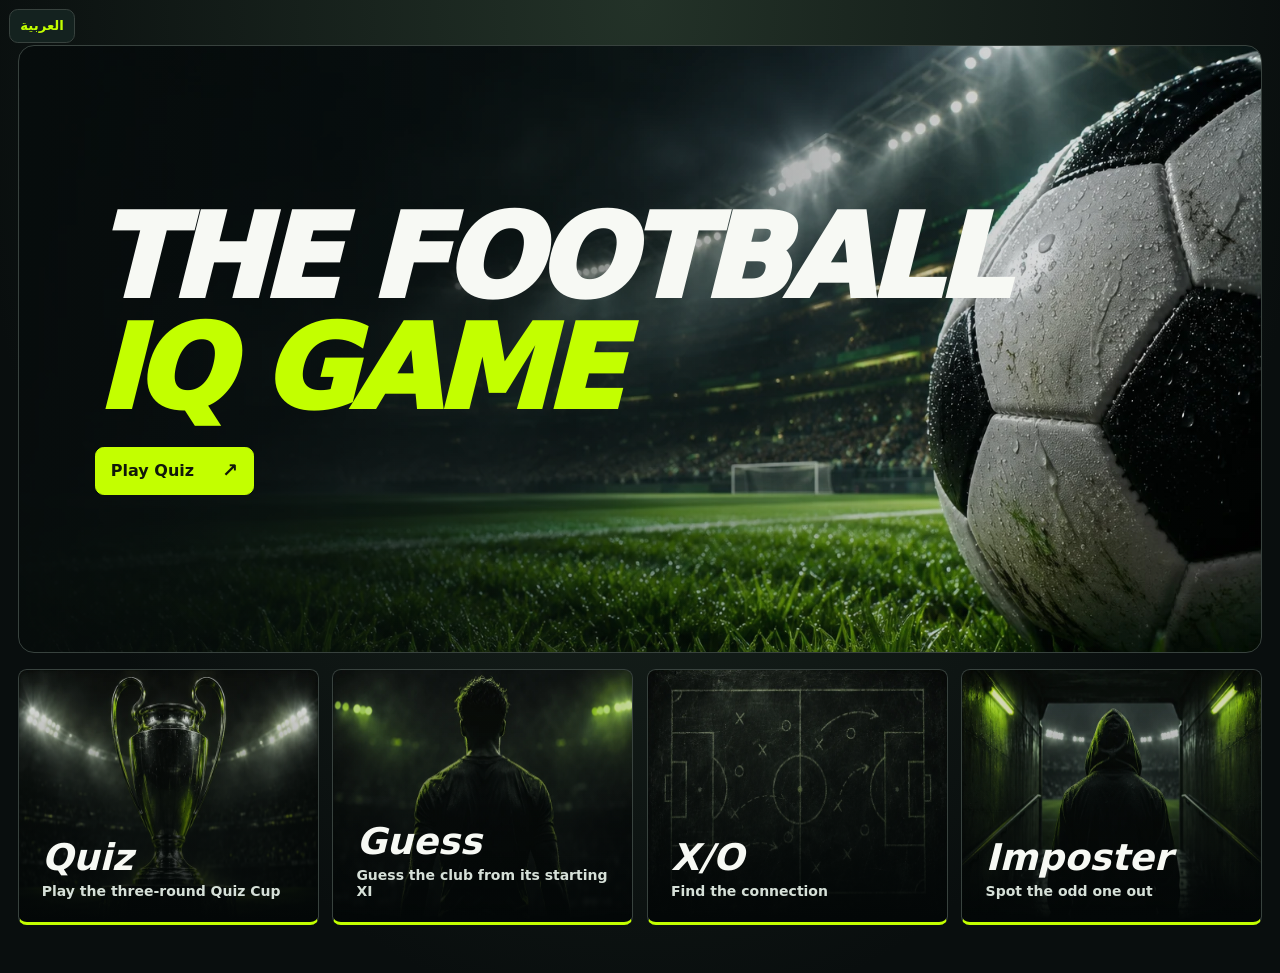
<file: index.html>
<!DOCTYPE html>
<html lang="en">
<head>
  <meta charset="UTF-8">
  <meta name="viewport" content="width=device-width, initial-scale=1">
  <title>The Football IQ Game</title>

  <link rel="stylesheet" href="static/design.css">
<script src="/static/arabic-labels.js?v=more-clues-1"></script>
<script src="/static/language.js?v=more-clues-1"></script>
</head>
<body>
  <main class="landing">
    <section class="screen" id="quiz">
      <h1>Quiz</h1>
      <div class="modes">
        <a class="button" href="game.html?mode=quiz">Team</a>
        <form action="/quiz/solo" method="post"><button class="button" type="submit">One Player</button></form>
      </div>
      <p role="status"></p>
      <a class="button" href="#home">Back to games</a>
    </section>

    <section class="screen" id="guess">
      <h1>Guess</h1>
      <div class="modes">
        <a class="button" href="game.html?mode=guess">Team</a>
        <a class="button" href="/guess/solo">One Player</a>
      </div>
      <p role="status"></p>
      <a class="button" href="#home">Back to games</a>
    </section>

    <section class="screen" id="xo">
      <h1>X/O</h1>
      <div class="modes">
        <a class="button" href="game.html?mode=xo">Team</a>
        <a class="button" href="/xo/solo">One Player</a>
      </div>
      <p role="status"></p>
      <a class="button" href="#home">Back to games</a>
    </section>

    <section class="screen" id="imposter">
      <h1>Imposter</h1>
      <form class="player-form" method="post" action="/imposter">
        <label for="players">How many players?</label>
        <input id="players" name="players" type="number" min="3" max="20" value="4" step="1" required>
        <button class="button" type="submit">Confirm</button>
      </form>
      <a class="button" href="#home">Back to games</a>
    </section>

    <section id="home">
      <header class="stadium">
        <div class="hero-copy">
          <h1>The Football<br><span>IQ Game</span></h1>
          <a class="button primary" href="#quiz">Play Quiz <span aria-hidden="true">↗</span></a>
        </div>
      </header>
      <nav class="games" aria-label="Games">
        <a class="button" href="#quiz"><strong>Quiz</strong><small>Play the three-round Quiz Cup</small></a>
        <a class="button" href="#guess"><strong>Guess</strong><small>Guess the club from its starting XI</small></a>
        <a class="button" href="#xo"><strong>X/O</strong><small>Find the connection</small></a>
        <a class="button" href="#imposter"><strong>Imposter</strong><small>Spot the odd one out</small></a>
      </nav>
    </section>
  </main>

  <script>
    for (const button of document.querySelectorAll('.solo')) {
      button.addEventListener('click', () => {
        const message = button.closest('section').querySelector('[role="status"]');
        message.textContent = tr('One Player selected.');
      });
    }

  </script>
</body>
</html>
</file>
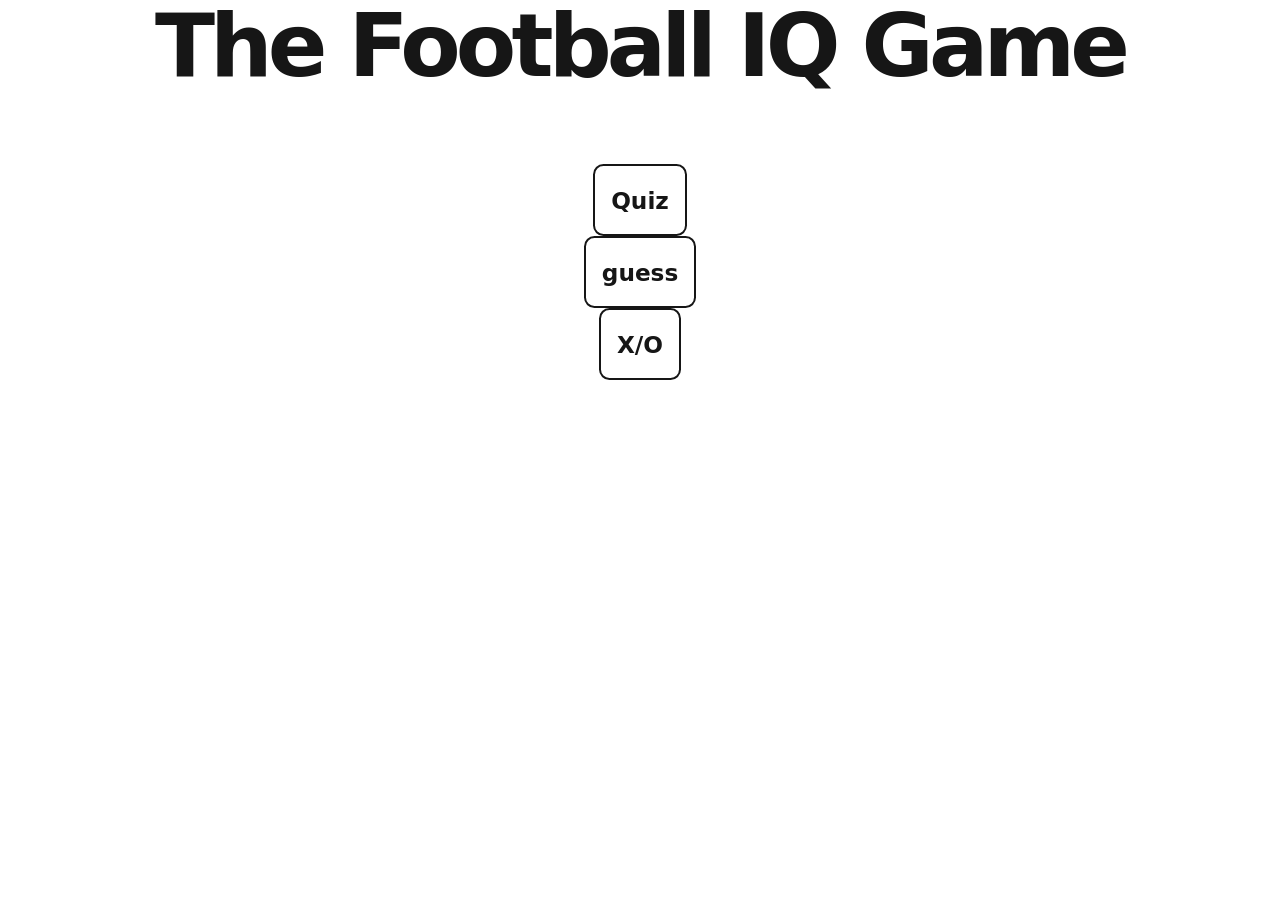
<file: football IQ game.html>
<!DOCTYPE html>
<html lang="en">
<head>
	<meta charset="utf-8">
	<meta name="viewport" content="width=device-width, initial-scale=1">
	<title>The Football IQ Game</title>
	<style>
		*{
			box-sizing: border-box;
		}
		body {
			margin: 0;
			background: #fff;
			color: #161616;
			font-family: system-ui, sans-serif;
		}
		main {
			max-width: 64rem;
			margin: 0 auto;
			padding: clamp(4rem, 16vh 10rem) 1.25rem 3rem;
			text-align:center;
		}
		h1 {
			margin: 0 0 clamp(2.5rem, 8vh, 5rem);
			font-size: clamp(2.5rem, 7.5vw, 5.5rem);
			line-height: 1.05;
			letter-spacing: -0.055em;
		}
		.games {
			display:grid;
			gap; 1rem;
			width:min(100%, 22rem);
			margin-inline: auto;
		}
		button {
			min-height: 4.5rem;
			padding: 0.75rem 1rem;
			border: 2px solid currentColor;
			border-radius: 0.65rem;
			background: #fff;
			color: inherit;
			font: 700 1.45rem system-ui, sans-serif;
			cursor: pointer;
		}
		button:hover {
			background: #f5f5f5;
		}
		#status {
			min-height: 1.5rem;
		}
	</style>
</head>
<body>
	<main>
	<h1>The Football IQ Game</h1>
	
	<div class="game" role="group" aria-lable="Game modes">
		<button type="button">Quiz</button><br>
		<button type="button">guess</button><br>
		<button type="button">X/O</button>
	</div>
	<p id="status" role="status"></p>
	</main>
	<script>
		const message = document.querySelector('#status');
		
		for (const button of document.querySelectorAll('.games button')) {
			button.addEventlistener('click', () => {
				message.textContent = button.textContent + ' is coming soon.';
			});
		}
	</script>
</body>
</html>
</file>
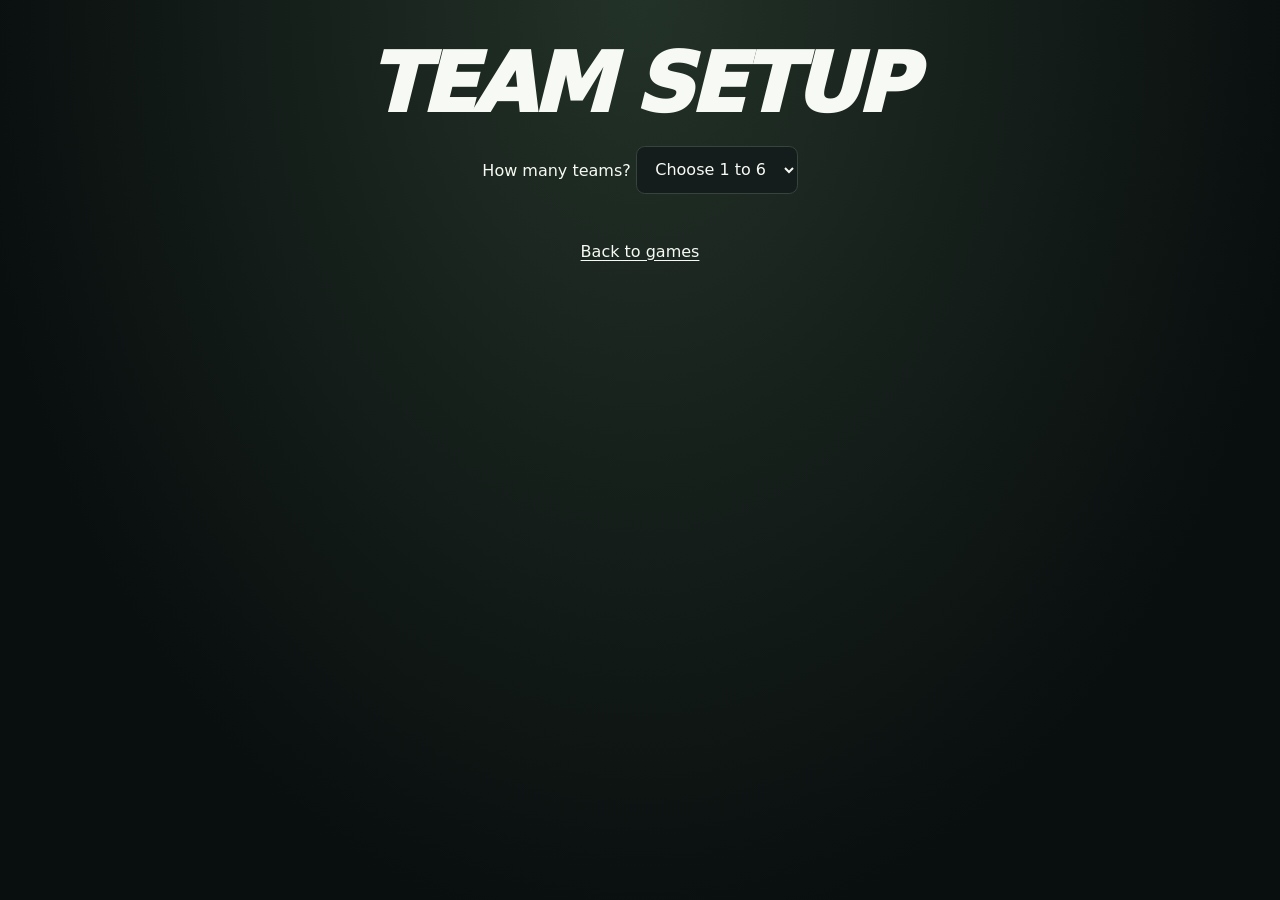
<file: game.html>
<!DOCTYPE html>
<html lang="en">
<head>
  <meta charset="UTF-8">
  <meta name="viewport" content="width=device-width, initial-scale=1">
  <title>Team Setup | The Football IQ Game</title>

  <link rel="stylesheet" href="static/design.css">
</head>
<body>
  <main>
    <h1>Team Setup</h1>

    <div id="team-picker">
      <label for="team-count">How many teams?</label>
      <select id="team-count">
        <option value="" selected disabled>Choose 1 to 6</option>
        <option value="1">1</option>
        <option value="2">2</option>
        <option value="3">3</option>
        <option value="4">4</option>
        <option value="5">5</option>
        <option value="6">6</option>
      </select>
    </div>

    <div id="teams" class="teams static-teams" aria-live="polite"></div>

    <a id="back" href="index.html">Back to games</a>
  </main>

  <script>
    const mode = new URLSearchParams(window.location.search).get('mode');
    const teamPicker = document.querySelector('#team-picker');
    const teamCount = document.querySelector('#team-count');
    const teams = document.querySelector('#teams');
    const back = document.querySelector('#back');

    function showTeams(count) {
      teams.replaceChildren();

      for (let number = 1; number <= count; number++) {
        const card = document.createElement('h2');
        card.className = 'card ready-card';
        card.textContent = 'Team ' + number;
        teams.append(card);
      }
    }

    if (['quiz', 'guess', 'xo'].includes(mode)) {
      back.href = 'index.html#' + mode;
      back.textContent = 'Back to mode selection';
    }

    if (mode === 'xo') {
      teamPicker.hidden = true;
      showTeams(2);
    } else {
      teamCount.addEventListener('change', () => {
        showTeams(Number(teamCount.value));
      });
      showTeams(Number(teamCount.value));
    }
  </script>
</body>
</html>
</file>
<file: static/design.css>
:root {
  color-scheme: dark;
  --paper: #090e0e;
  --ink: #f7f9f4;
  --lime: #c3ff00;
  --muted: #b0bbb6;
  --panel: #141d1c;
  --line: #38423e;
}
* { box-sizing: border-box; }
body {
  margin: 0;
  min-height: 100vh;
  color: var(--ink);
  background: radial-gradient(ellipse at 50% 0, #233228, transparent 75vh), var(--paper);
  font: 1rem system-ui, sans-serif;
}
main { width: min(100%, 67rem); margin: auto; padding: clamp(1.2rem, 5vh, 3rem) 1.1rem 3rem; text-align: center; }
main.landing { width: min(100%, 92rem); }
h1 {
  margin: 0 0 1.4rem;
  font: italic 950 clamp(2.3rem, 7vw, 5.1rem)/.96 "Arial Narrow", Impact, system-ui, sans-serif;
  letter-spacing: -.045em;
  text-transform: uppercase;
  overflow-wrap: anywhere;
}
h1 span, .site-nav span, .ready-card h2 { color: var(--lime); }
h2 { overflow-wrap: anywhere; }
a { color: inherit; text-underline-offset: .2em; }
.stadium {
  display: grid;
  align-items: center;
  min-height: clamp(24rem, 59vw, 38rem);
  border: 1px solid var(--line);
  border-radius: 1rem;
  overflow: hidden;
  background: linear-gradient(90deg, #070c0cee, #070c0c60 52%, #070c0c05), url('stadium.webp') 59% 58% / cover, #1a261f;
  text-align: left;
}
.hero-copy { padding: clamp(1.25rem, 6vw, 5.2rem); }
.hero-copy h1 { font-size: clamp(3.25rem, 9vw, 8.5rem); }
.games, .modes, .options, .teams { display: grid; grid-template-columns: repeat(2, minmax(0, 1fr)); gap: .85rem; }
.games { grid-template-columns: repeat(4, minmax(0, 1fr)); margin: 1rem 0 0; }
.modes { max-width: 48rem; margin: 2rem auto; }
.games .button {
  --x: 0%; --y: 0%;
  display: grid;
  place-content: end start;
  text-align: left;
  min-height: clamp(10rem, 20vw, 16rem);
  padding: clamp(.65rem, 2vw, 1.45rem);
  background: linear-gradient(0deg, #030707 1%, #03070728 85%), url('game-tiles.webp') var(--x) var(--y) / 200% 200%, var(--panel);
  border-bottom: .23rem solid var(--lime);
  transition: transform .15s ease, border-color .15s ease;
}
.games .button:nth-child(2n) { --x: 100%; }
.games .button:nth-child(n+3) { --y: 100%; }
.games .button:hover { transform: translateY(-3px); border-color: var(--lime); background-color: var(--panel); color: var(--ink); }
.games strong { font: italic 850 clamp(1.4rem, 3vw, 2.3rem)/1 "Arial Narrow", Impact, system-ui, sans-serif; }
.games small { font-size: .875rem; color: #d6e0d8; margin-top: .35rem; }
.modes .button { display: grid; width: 100%; min-height: 6rem; font-size: 1.3rem; }
.card, .button, button, select, input { border: 1px solid var(--line); border-radius: .55rem; background: var(--panel); color: inherit; }
.card { padding: clamp(1rem, 3vw, 1.6rem); overflow-wrap: anywhere; }
.button, button, select, input { font: inherit; min-height: 3rem; padding: .7rem .9rem; }
input { width: 100%; background: #0c1311; }
.button { display: inline-grid; place-content: center; text-decoration: none; }
button, .button { cursor: pointer; font-weight: 800; }
button:enabled:hover, .button:hover { background: #2a382e; border-color: var(--lime); }
button:disabled { cursor: default; opacity: .62; }
:focus-visible { outline: 3px solid var(--lime); outline-offset: 3px; }
form button, .primary { background: var(--lime); border-color: var(--lime); color: #11180a; }
form button:enabled:hover, .primary:hover { background: #dcff69; color: #11180a; }
.modes form .button { background: var(--panel); border-color: var(--line); color: var(--ink); }
.screen { display: none; }
.screen:target { display: block; }
.screen:target ~ #home { display: none; }
.player-form, .small { max-width: 25rem; margin: 1rem auto; }
form, .player-form { display: grid; gap: .7rem; }
img { display: block; width: 160px; max-width: 100%; margin: 1rem auto; background: white; border-radius: .25rem; }
.copy { margin-top: .5rem; }
.site-nav { display: inline-block; margin-bottom: 1.75rem; font-weight: 850; text-transform: uppercase; text-decoration: none; }
.team-slot { font-size: .875rem; font-weight: 800; letter-spacing: .075em; text-transform: uppercase; color: var(--muted); }
.ready-card { display: grid; align-content: center; min-height: 8.5rem; }
.ready-card h2 { margin: .15rem 0 .5rem; font-size: clamp(1.4rem, 4vw, 2.2rem); }
.static-teams { margin: 1.5rem 0; }
#round-label, #clock, .quiz-topic { color: var(--lime); }
.quiz-stage { max-width: 52rem; margin: auto; text-align: left; }
.quiz-topic { margin: 1.2rem 0 .35rem; }
#question { margin: .4rem 0 1.2rem; font-size: clamp(1.25rem, 4vw, 2.15rem); }
progress { display: block; width: 100%; height: .65rem; margin: .55rem 0; accent-color: var(--lime); }
#answers button { min-height: 4.5rem; text-align: left; background: #1d2925; }
#answers button:enabled:hover { border-color: var(--lime); background: #2b402e; }
#answers .correct { border-color: var(--lime); background: #354b23; color: var(--ink); opacity: 1; }
.bars { display: flex; align-items: end; gap: .45rem; max-width: 52rem; margin: 1rem auto; }
.bar-card { flex: 1; min-width: 0; overflow-wrap: anywhere; padding: .6rem .2rem; border: 1px solid var(--line); border-radius: .5rem; background: var(--panel); }
.track { height: 6rem; max-width: 2.6rem; margin: .35rem auto; display: flex; align-items: end; background: #26332a; }
.fill { width: 100%; background: var(--lime); }
@media (prefers-reduced-motion:no-preference) { .fill { animation: rise .55s ease-out; } }
@keyframes rise { from { height: var(--previous); } }
.table-wrap { max-width: 52rem; overflow-x: auto; margin: 1.25rem auto; }
table { border-collapse: collapse; width: 100%; background: var(--panel); text-align: right; font-variant-numeric: tabular-nums; }
th, td { border-bottom: 1px solid var(--line); padding: .7rem .55rem; }
th:first-child, td:first-child { text-align: left; }
thead { background: #233427; }
td:last-child { color: var(--lime); font-weight: 850; }
#message { min-height: 1.5em; }
#next { margin-top: 1.4rem; min-width: min(100%, 14rem); }
[hidden] { display: none !important; }
@media(max-width: 45rem) {
  .games { grid-template-columns: repeat(2, minmax(0,1fr)); }
  .stadium { background-position: 66% center; }
  .hero-copy { padding-bottom: 4rem; }
}
@media(max-width: 32rem) {
  .teams { grid-template-columns: 1fr; }
  .options { gap: .5rem; }
  .games small { font-size: .8rem; }
}

.cup-page { position: relative; }
.cup-page .site-nav { margin-bottom: 1.15rem; }
.round-path {
  display: flex;
  flex-wrap: wrap;
  justify-content: center;
  gap: .3rem .9rem;
  margin: 0 auto 1.25rem;
  color: var(--muted);
  font-size: .79rem;
  font-weight: 750;
}
.round-path span { padding: .35rem .1rem; border-bottom: 2px solid transparent; }
.round-path .active-round { color: var(--lime); border-bottom-color: var(--lime); }
.kickoff, .winner-banner {
  display: grid;
  place-content: center;
  gap: .5rem;
  padding: 1.25rem;
  background: linear-gradient(100deg, #0a1712ee 10%, #0a171250), url('stadium.webp') 58% 56% / cover, #10201a;
  border: 1px solid #627e4a;
  border-radius: .55rem;
  color: var(--lime);
}
.kickoff { min-height: 13rem; max-width: 52rem; margin: auto; }
.kickoff strong, .winner-banner strong { font: italic 900 clamp(2.3rem, 6vw, 4.2rem)/1 system-ui; overflow-wrap: anywhere; }
.kickoff span, .winner-banner span { font-weight: 800; text-transform: uppercase; letter-spacing: .1em; }
.quiz-stage { background: linear-gradient(145deg, #182922, #101917 62%); }
#fuse { accent-color: #ff9b72; }
#clock.urgent #turn { color: #ffb090; font-weight: 800; }
#feedback { margin: .65rem auto; color: #ffb090; font-weight: 750; }
#feedback[data-correct=true] { color: var(--lime); }
.standings-title { margin: 0 0 .85rem; text-align: left; }
.winner-banner { margin-bottom: .8rem; }
.standings-board {
  background: none;
  border-collapse: separate;
  border-spacing: 0 .35rem;
}
.standings-board thead { background: none; color: var(--muted); }
.standings-board th, .standings-board td { padding: .65rem clamp(.35rem, 2vw, 1rem); }
.standings-board tbody tr { background: linear-gradient(105deg, #24342c, #141f1b); }
.standings-board tbody th, .standings-board thead th:nth-child(2) { text-align: left; overflow-wrap: anywhere; }
.standings-board tbody .your-team { background: linear-gradient(100deg, #344827, #202d1c); }
.standings-board .your-team td:first-child { border-left: 3px solid var(--lime); }
.rank-number { font: italic 900 1.35rem/1 system-ui; }
.team-marker { display: block; font-size: .7rem; font-weight: 650; color: var(--lime); }
.standing-total { font-size: 1.25rem; white-space: nowrap; }
.standing-total small { display: inline-block; margin-left: .45rem; color: #d5e3cd; font-size: .78rem; }
@media (prefers-reduced-motion: no-preference) {
  .standings-board tbody tr { animation: settle .47s cubic-bezier(.18,.74,.37,1) both; }
  @keyframes settle {
    from { opacity: .38; transform: translateY(calc(var(--movement) * 2.25rem)); }
    to { opacity: 1; transform: translateY(0); }
  }
}

.cup-body {
  background:
    linear-gradient(180deg, #060d0f8c 0, #090e0eea 26rem, #090e0e 44rem),
    url('stadium.webp') center 47% / auto max(28rem, 55vh) no-repeat,
    #090e0e;
}
@media (min-width: 64rem) {
  .cup-body { background-size: auto, 100% auto, auto; }
}
.cup-body[data-round="1"] { --round-accent: #ffb18b; }
.cup-body[data-round="2"] { --round-accent: #a1f1d5; }
.cup-page #title { text-shadow: 0 .1em .3em #020605; }
.cup-page #round-label, .cup-page #clock, .cup-page .quiz-topic { color: var(--round-accent, var(--lime)); }
.cup-page .quiz-stage {
  border-top: 3px solid var(--round-accent, var(--lime));
  box-shadow: 0 1rem 3rem #03080780;
}
#answers button { display: flex; align-items: center; gap: .75rem; overflow-wrap: anywhere; }
.answer-key {
  display: grid;
  flex: 0 0 1.75rem;
  width: 1.75rem;
  height: 1.75rem;
  place-items: center;
  border: 1px solid #5b7266;
  border-radius: .22rem;
  color: var(--round-accent, var(--lime));
  font-variant-numeric: tabular-nums;
}
.cup-page #seconds { font-variant-numeric: tabular-nums; }
.cup-page #timer { accent-color: var(--round-accent, var(--lime)); }
@media (max-width: 28rem) {
  .cup-page .options { grid-template-columns: 1fr; }
  #answers button { min-height: 3rem; }
  .standings-board th, .standings-board td { font-size: .83rem; }
}

#home .hero-copy .primary { display: inline-flex; gap: 1.75rem; align-items: center; }
#home .hero-copy .primary span { font-size: 1.2rem; }
.lobby-page .teams { grid-template-columns: repeat(auto-fit, minmax(min(100%, 15rem), 1fr)); }
.lobby-page .card, .naming-page .card, .setup-page .card { background: linear-gradient(125deg, #1b2b23, #111b18); }
.lobby-page .host-card { border-color: #628641; }
.lobby-page .host-card p { color: var(--lime); }

.language-switch {
  position: absolute;
  top: .55rem;
  left: .55rem;
  z-index: 3;
  background: #14221f;
  color: var(--lime);
  min-height: 2.15rem;
  padding: .3rem .65rem;
  font-size: .83rem;
}
@media (max-width: 44rem) {
  body:has(.language-switch) main { padding-top: max(3rem, 5vh); }
}
[dir="rtl"] h1 { font-family: Tahoma, Arial, sans-serif; line-height: 1.15; letter-spacing: 0; }
[dir="rtl"] .stadium { direction: ltr; }
[dir="rtl"] .hero-copy { direction: rtl; justify-self: start; text-align: right; }
[dir="rtl"] .games { direction: ltr; }
[dir="rtl"] .games .button { text-align: right; justify-content: end; }
[dir="rtl"] .quiz-stage, [dir="rtl"] #answers button { text-align: right; }

.xo-start-form { grid-template-columns: minmax(0, 1fr) minmax(0, 1fr); }
.xo-start-form label { grid-column: 1 / -1; }
</file>
